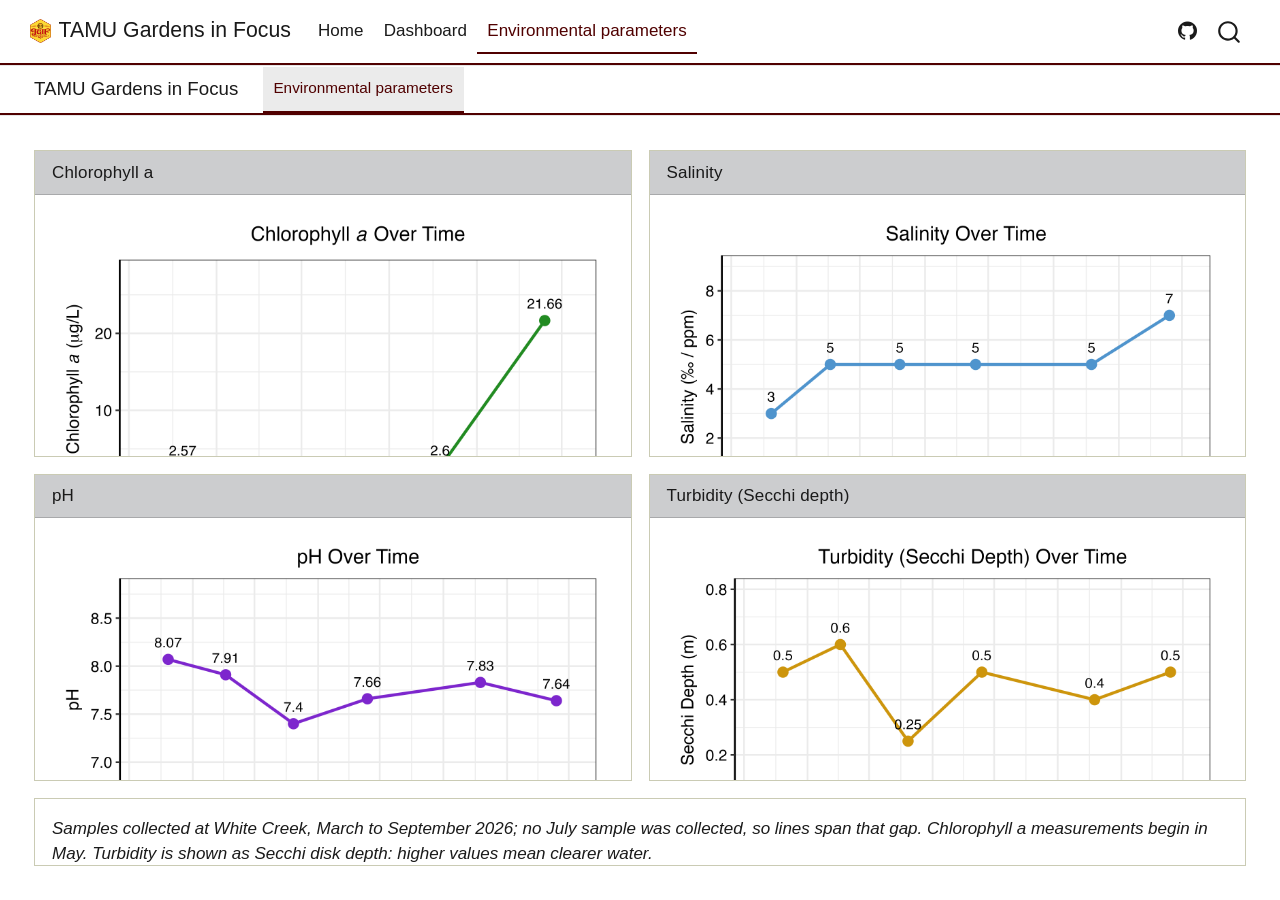
<file: docs/index.html>
<html xmlns="http://www.w3.org/1999/xhtml">    
  <head>      
    <title>Redirect to environmental-parameters.html</title>      
    <meta http-equiv="refresh" content="0;URL='environmental-parameters.html'" />    
  </head>    
  <body> 
  </body>  
</html>
</file>
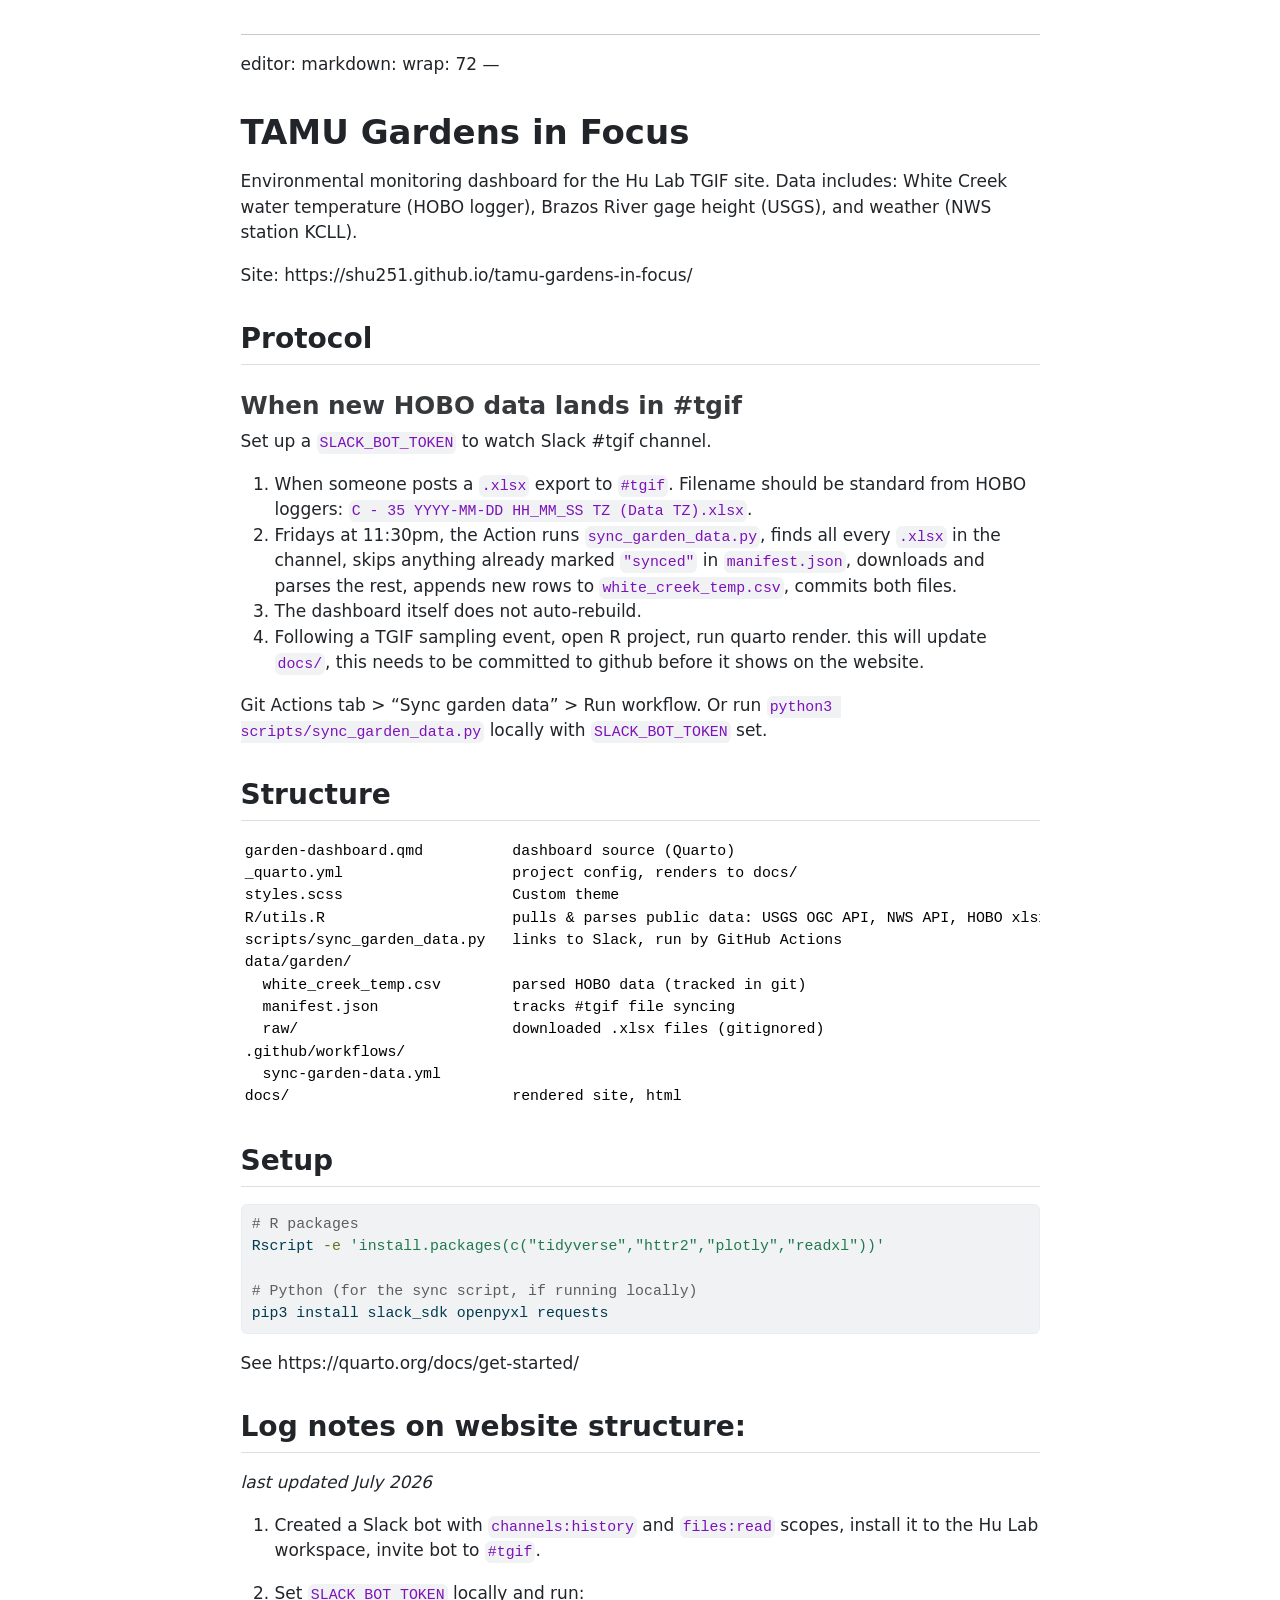
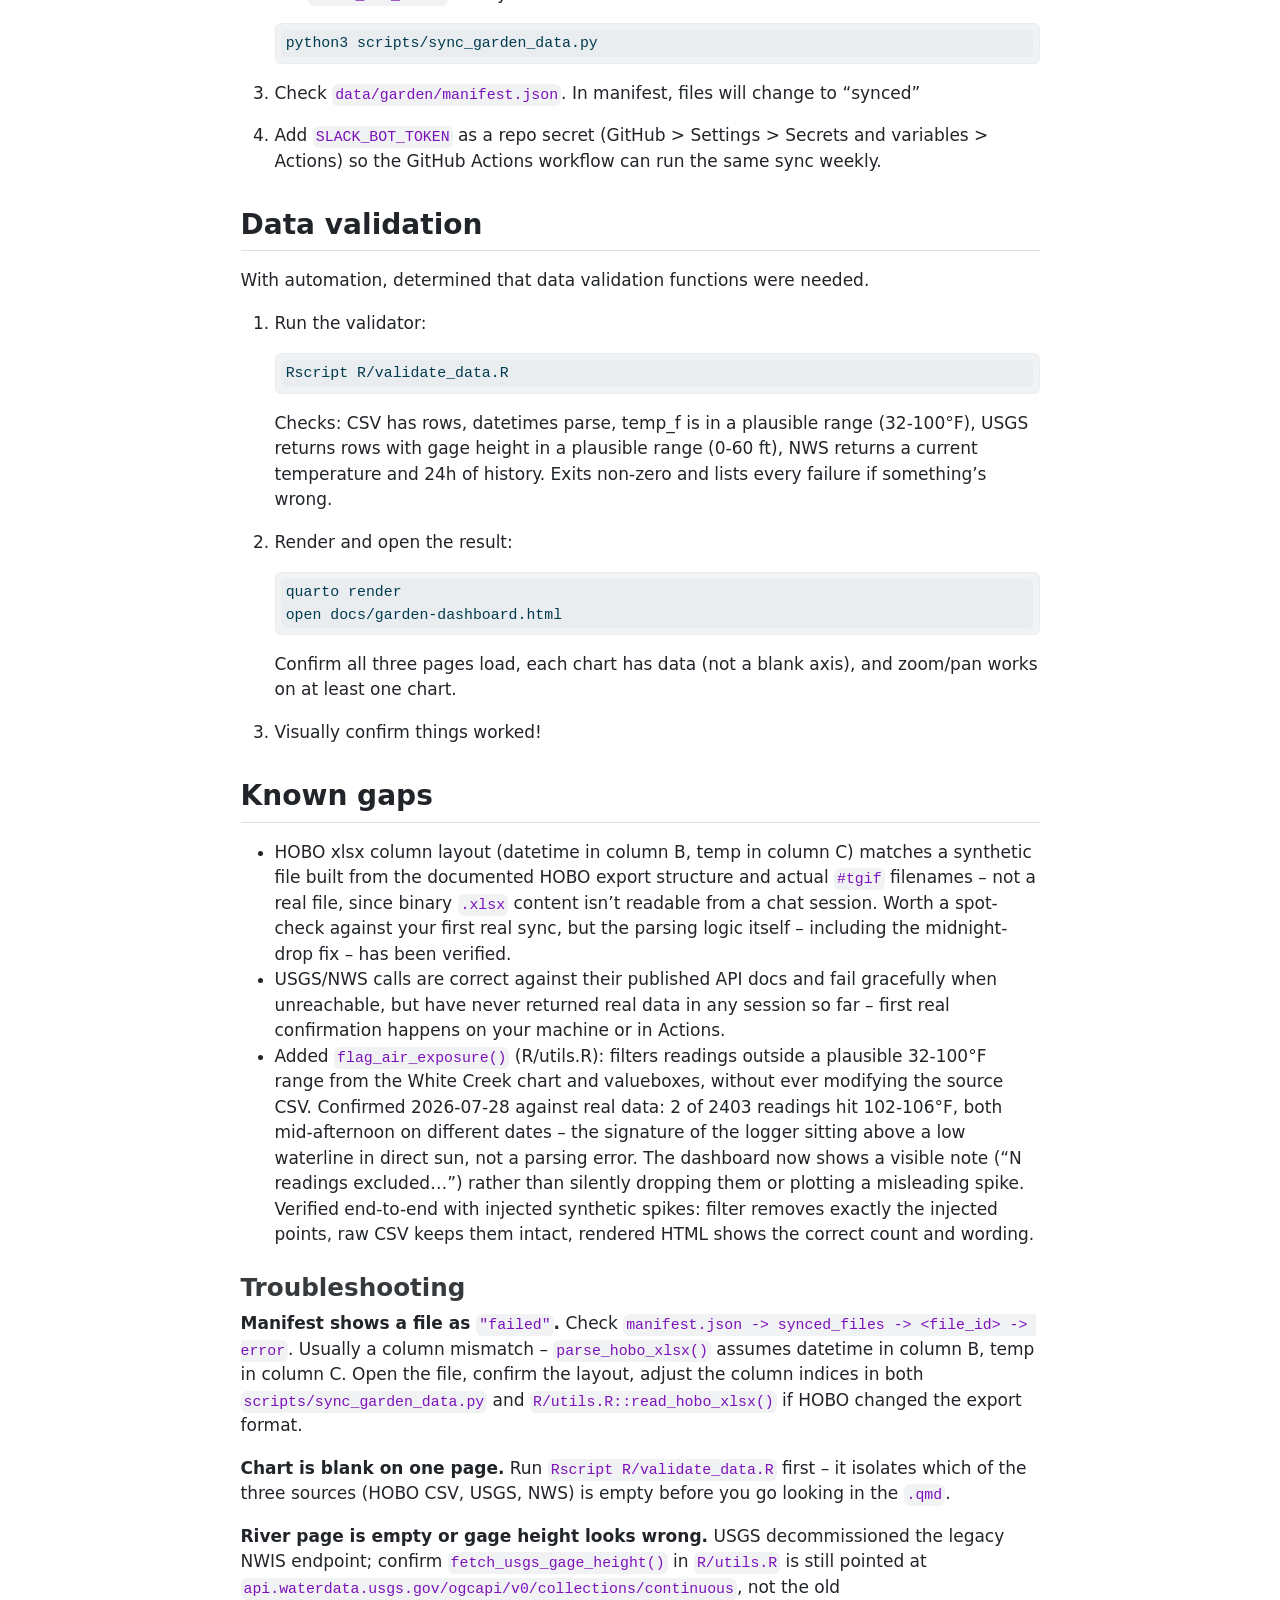
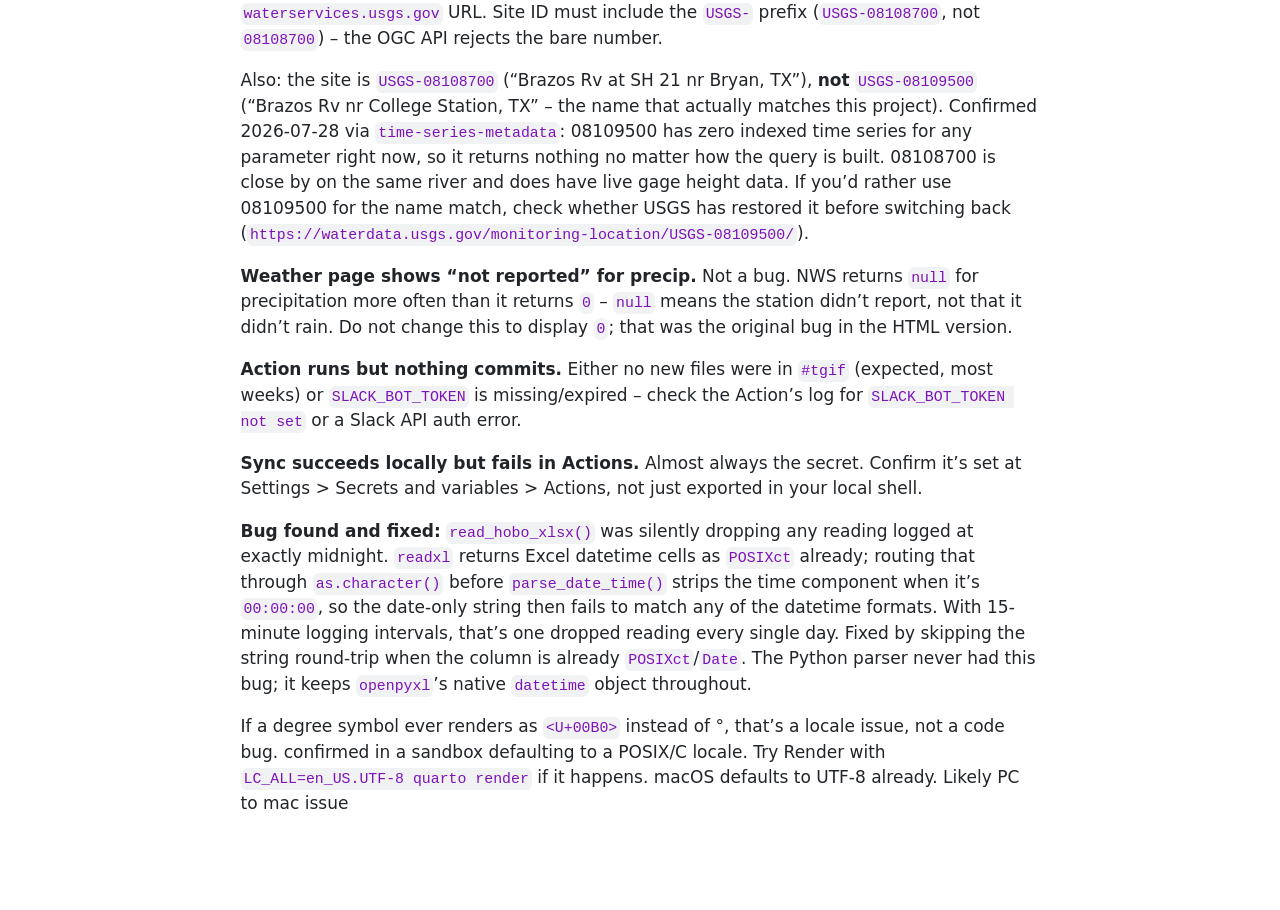
<file: README.html>
<!DOCTYPE html>
<html xmlns="http://www.w3.org/1999/xhtml" lang="en" xml:lang="en"><head>

<meta charset="utf-8">
<meta name="generator" content="quarto-1.8.26">

<meta name="viewport" content="width=device-width, initial-scale=1.0, user-scalable=yes">


<title>readme</title>
<style>
code{white-space: pre-wrap;}
span.smallcaps{font-variant: small-caps;}
div.columns{display: flex; gap: min(4vw, 1.5em);}
div.column{flex: auto; overflow-x: auto;}
div.hanging-indent{margin-left: 1.5em; text-indent: -1.5em;}
ul.task-list{list-style: none;}
ul.task-list li input[type="checkbox"] {
  width: 0.8em;
  margin: 0 0.8em 0.2em -1em; /* quarto-specific, see https://github.com/quarto-dev/quarto-cli/issues/4556 */ 
  vertical-align: middle;
}
/* CSS for syntax highlighting */
html { -webkit-text-size-adjust: 100%; }
pre > code.sourceCode { white-space: pre; position: relative; }
pre > code.sourceCode > span { display: inline-block; line-height: 1.25; }
pre > code.sourceCode > span:empty { height: 1.2em; }
.sourceCode { overflow: visible; }
code.sourceCode > span { color: inherit; text-decoration: inherit; }
div.sourceCode { margin: 1em 0; }
pre.sourceCode { margin: 0; }
@media screen {
div.sourceCode { overflow: auto; }
}
@media print {
pre > code.sourceCode { white-space: pre-wrap; }
pre > code.sourceCode > span { text-indent: -5em; padding-left: 5em; }
}
pre.numberSource code
  { counter-reset: source-line 0; }
pre.numberSource code > span
  { position: relative; left: -4em; counter-increment: source-line; }
pre.numberSource code > span > a:first-child::before
  { content: counter(source-line);
    position: relative; left: -1em; text-align: right; vertical-align: baseline;
    border: none; display: inline-block;
    -webkit-touch-callout: none; -webkit-user-select: none;
    -khtml-user-select: none; -moz-user-select: none;
    -ms-user-select: none; user-select: none;
    padding: 0 4px; width: 4em;
  }
pre.numberSource { margin-left: 3em;  padding-left: 4px; }
div.sourceCode
  {   }
@media screen {
pre > code.sourceCode > span > a:first-child::before { text-decoration: underline; }
}
</style>


<script src="README_files/libs/clipboard/clipboard.min.js"></script>
<script src="README_files/libs/quarto-html/quarto.js" type="module"></script>
<script src="README_files/libs/quarto-html/tabsets/tabsets.js" type="module"></script>
<script src="README_files/libs/quarto-html/axe/axe-check.js" type="module"></script>
<script src="README_files/libs/quarto-html/popper.min.js"></script>
<script src="README_files/libs/quarto-html/tippy.umd.min.js"></script>
<script src="README_files/libs/quarto-html/anchor.min.js"></script>
<link href="README_files/libs/quarto-html/tippy.css" rel="stylesheet">
<link href="README_files/libs/quarto-html/quarto-syntax-highlighting-587c61ba64f3a5504c4d52d930310e48.css" rel="stylesheet" id="quarto-text-highlighting-styles">
<script src="README_files/libs/bootstrap/bootstrap.min.js"></script>
<link href="README_files/libs/bootstrap/bootstrap-icons.css" rel="stylesheet">
<link href="README_files/libs/bootstrap/bootstrap-d6a003b94517c951b2d65075d42fb01b.min.css" rel="stylesheet" append-hash="true" id="quarto-bootstrap" data-mode="light">


</head>

<body class="fullcontent quarto-light">

<div id="quarto-content" class="page-columns page-rows-contents page-layout-article">

<main class="content" id="quarto-document-content">




<hr>
<p>editor: markdown: wrap: 72 —</p>
<section id="tamu-gardens-in-focus" class="level1">
<h1>TAMU Gardens in Focus</h1>
<p>Environmental monitoring dashboard for the Hu Lab TGIF site. Data includes: White Creek water temperature (HOBO logger), Brazos River gage height (USGS), and weather (NWS station KCLL).</p>
<p>Site: https://shu251.github.io/tamu-gardens-in-focus/</p>
<section id="protocol" class="level2">
<h2 class="anchored" data-anchor-id="protocol">Protocol</h2>
<section id="when-new-hobo-data-lands-in-tgif" class="level3">
<h3 class="anchored" data-anchor-id="when-new-hobo-data-lands-in-tgif">When new HOBO data lands in #tgif</h3>
<p>Set up a <code>SLACK_BOT_TOKEN</code> to watch Slack #tgif channel.</p>
<ol type="1">
<li>When someone posts a <code>.xlsx</code> export to <code>#tgif</code>. Filename should be standard from HOBO loggers: <code>C - 35 YYYY-MM-DD HH_MM_SS TZ (Data TZ).xlsx</code>.</li>
<li>Fridays at 11:30pm, the Action runs <code>sync_garden_data.py</code>, finds all every <code>.xlsx</code> in the channel, skips anything already marked <code>"synced"</code> in <code>manifest.json</code>, downloads and parses the rest, appends new rows to <code>white_creek_temp.csv</code>, commits both files.</li>
<li>The dashboard itself does not auto-rebuild.</li>
<li>Following a TGIF sampling event, open R project, run quarto render. this will update <code>docs/</code>, this needs to be committed to github before it shows on the website.</li>
</ol>
<p>Git Actions tab &gt; “Sync garden data” &gt; Run workflow. Or run <code>python3 scripts/sync_garden_data.py</code> locally with <code>SLACK_BOT_TOKEN</code> set.</p>
</section>
</section>
<section id="structure" class="level2">
<h2 class="anchored" data-anchor-id="structure">Structure</h2>
<pre><code>garden-dashboard.qmd          dashboard source (Quarto)
_quarto.yml                   project config, renders to docs/
styles.scss                   Custom theme
R/utils.R                     pulls &amp; parses public data: USGS OGC API, NWS API, HOBO xlsx parsing
scripts/sync_garden_data.py   links to Slack, run by GitHub Actions
data/garden/
  white_creek_temp.csv        parsed HOBO data (tracked in git)
  manifest.json               tracks #tgif file syncing
  raw/                        downloaded .xlsx files (gitignored)
.github/workflows/
  sync-garden-data.yml        
docs/                         rendered site, html</code></pre>
</section>
<section id="setup" class="level2">
<h2 class="anchored" data-anchor-id="setup">Setup</h2>
<div class="code-copy-outer-scaffold"><div class="sourceCode" id="cb2"><pre class="sourceCode bash code-with-copy"><code class="sourceCode bash"><span id="cb2-1"><a href="#cb2-1" aria-hidden="true" tabindex="-1"></a><span class="co"># R packages</span></span>
<span id="cb2-2"><a href="#cb2-2" aria-hidden="true" tabindex="-1"></a><span class="ex">Rscript</span> <span class="at">-e</span> <span class="st">'install.packages(c("tidyverse","httr2","plotly","readxl"))'</span></span>
<span id="cb2-3"><a href="#cb2-3" aria-hidden="true" tabindex="-1"></a></span>
<span id="cb2-4"><a href="#cb2-4" aria-hidden="true" tabindex="-1"></a><span class="co"># Python (for the sync script, if running locally)</span></span>
<span id="cb2-5"><a href="#cb2-5" aria-hidden="true" tabindex="-1"></a><span class="ex">pip3</span> install slack_sdk openpyxl requests</span></code></pre></div><button title="Copy to Clipboard" class="code-copy-button"><i class="bi"></i></button></div>
<p>See https://quarto.org/docs/get-started/</p>
</section>
<section id="log-notes-on-website-structure" class="level2">
<h2 class="anchored" data-anchor-id="log-notes-on-website-structure">Log notes on website structure:</h2>
<p><em>last updated July 2026</em></p>
<ol type="1">
<li><p>Created a Slack bot with <code>channels:history</code> and <code>files:read</code> scopes, install it to the Hu Lab workspace, invite bot to <code>#tgif</code>.</p></li>
<li><p>Set <code>SLACK_BOT_TOKEN</code> locally and run:</p>
<div class="code-copy-outer-scaffold"><div class="sourceCode" id="cb3"><pre class="sourceCode bash code-with-copy"><code class="sourceCode bash"><span id="cb3-1"><a href="#cb3-1" aria-hidden="true" tabindex="-1"></a><span class="ex">python3</span> scripts/sync_garden_data.py</span></code></pre></div><button title="Copy to Clipboard" class="code-copy-button"><i class="bi"></i></button></div></li>
<li><p>Check <code>data/garden/manifest.json</code>. In manifest, files will change to “synced”</p></li>
<li><p>Add <code>SLACK_BOT_TOKEN</code> as a repo secret (GitHub &gt; Settings &gt; Secrets and variables &gt; Actions) so the GitHub Actions workflow can run the same sync weekly.</p></li>
</ol>
</section>
<section id="data-validation" class="level2">
<h2 class="anchored" data-anchor-id="data-validation">Data validation</h2>
<p>With automation, determined that data validation functions were needed.</p>
<ol type="1">
<li><p>Run the validator:</p>
<div class="code-copy-outer-scaffold"><div class="sourceCode" id="cb4"><pre class="sourceCode bash code-with-copy"><code class="sourceCode bash"><span id="cb4-1"><a href="#cb4-1" aria-hidden="true" tabindex="-1"></a><span class="ex">Rscript</span> R/validate_data.R</span></code></pre></div><button title="Copy to Clipboard" class="code-copy-button"><i class="bi"></i></button></div>
<p>Checks: CSV has rows, datetimes parse, temp_f is in a plausible range (32-100°F), USGS returns rows with gage height in a plausible range (0-60 ft), NWS returns a current temperature and 24h of history. Exits non-zero and lists every failure if something’s wrong.</p></li>
<li><p>Render and open the result:</p>
<div class="code-copy-outer-scaffold"><div class="sourceCode" id="cb5"><pre class="sourceCode bash code-with-copy"><code class="sourceCode bash"><span id="cb5-1"><a href="#cb5-1" aria-hidden="true" tabindex="-1"></a><span class="ex">quarto</span> render</span>
<span id="cb5-2"><a href="#cb5-2" aria-hidden="true" tabindex="-1"></a><span class="ex">open</span> docs/garden-dashboard.html</span></code></pre></div><button title="Copy to Clipboard" class="code-copy-button"><i class="bi"></i></button></div>
<p>Confirm all three pages load, each chart has data (not a blank axis), and zoom/pan works on at least one chart.</p></li>
<li><p>Visually confirm things worked!</p></li>
</ol>
</section>
<section id="known-gaps" class="level2">
<h2 class="anchored" data-anchor-id="known-gaps">Known gaps</h2>
<ul>
<li>HOBO xlsx column layout (datetime in column B, temp in column C) matches a synthetic file built from the documented HOBO export structure and actual <code>#tgif</code> filenames – not a real file, since binary <code>.xlsx</code> content isn’t readable from a chat session. Worth a spot-check against your first real sync, but the parsing logic itself – including the midnight-drop fix – has been verified.</li>
<li>USGS/NWS calls are correct against their published API docs and fail gracefully when unreachable, but have never returned real data in any session so far – first real confirmation happens on your machine or in Actions.</li>
<li>Added <code>flag_air_exposure()</code> (R/utils.R): filters readings outside a plausible 32-100°F range from the White Creek chart and valueboxes, without ever modifying the source CSV. Confirmed 2026-07-28 against real data: 2 of 2403 readings hit 102-106°F, both mid-afternoon on different dates – the signature of the logger sitting above a low waterline in direct sun, not a parsing error. The dashboard now shows a visible note (“N readings excluded…”) rather than silently dropping them or plotting a misleading spike. Verified end-to-end with injected synthetic spikes: filter removes exactly the injected points, raw CSV keeps them intact, rendered HTML shows the correct count and wording.</li>
</ul>
<section id="troubleshooting" class="level3">
<h3 class="anchored" data-anchor-id="troubleshooting">Troubleshooting</h3>
<p><strong>Manifest shows a file as <code>"failed"</code>.</strong> Check <code>manifest.json -&gt; synced_files -&gt; &lt;file_id&gt; -&gt; error</code>. Usually a column mismatch – <code>parse_hobo_xlsx()</code> assumes datetime in column B, temp in column C. Open the file, confirm the layout, adjust the column indices in both <code>scripts/sync_garden_data.py</code> and <code>R/utils.R::read_hobo_xlsx()</code> if HOBO changed the export format.</p>
<p><strong>Chart is blank on one page.</strong> Run <code>Rscript R/validate_data.R</code> first – it isolates which of the three sources (HOBO CSV, USGS, NWS) is empty before you go looking in the <code>.qmd</code>.</p>
<p><strong>River page is empty or gage height looks wrong.</strong> USGS decommissioned the legacy NWIS endpoint; confirm <code>fetch_usgs_gage_height()</code> in <code>R/utils.R</code> is still pointed at <code>api.waterdata.usgs.gov/ogcapi/v0/collections/continuous</code>, not the old <code>waterservices.usgs.gov</code> URL. Site ID must include the <code>USGS-</code> prefix (<code>USGS-08108700</code>, not <code>08108700</code>) – the OGC API rejects the bare number.</p>
<p>Also: the site is <code>USGS-08108700</code> (“Brazos Rv at SH 21 nr Bryan, TX”), <strong>not</strong> <code>USGS-08109500</code> (“Brazos Rv nr College Station, TX” – the name that actually matches this project). Confirmed 2026-07-28 via <code>time-series-metadata</code>: 08109500 has zero indexed time series for any parameter right now, so it returns nothing no matter how the query is built. 08108700 is close by on the same river and does have live gage height data. If you’d rather use 08109500 for the name match, check whether USGS has restored it before switching back (<code>https://waterdata.usgs.gov/monitoring-location/USGS-08109500/</code>).</p>
<p><strong>Weather page shows “not reported” for precip.</strong> Not a bug. NWS returns <code>null</code> for precipitation more often than it returns <code>0</code> – <code>null</code> means the station didn’t report, not that it didn’t rain. Do not change this to display <code>0</code>; that was the original bug in the HTML version.</p>
<p><strong>Action runs but nothing commits.</strong> Either no new files were in <code>#tgif</code> (expected, most weeks) or <code>SLACK_BOT_TOKEN</code> is missing/expired – check the Action’s log for <code>SLACK_BOT_TOKEN not set</code> or a Slack API auth error.</p>
<p><strong>Sync succeeds locally but fails in Actions.</strong> Almost always the secret. Confirm it’s set at Settings &gt; Secrets and variables &gt; Actions, not just exported in your local shell.</p>
<p><strong>Bug found and fixed:</strong> <code>read_hobo_xlsx()</code> was silently dropping any reading logged at exactly midnight. <code>readxl</code> returns Excel datetime cells as <code>POSIXct</code> already; routing that through <code>as.character()</code> before <code>parse_date_time()</code> strips the time component when it’s <code>00:00:00</code>, so the date-only string then fails to match any of the datetime formats. With 15-minute logging intervals, that’s one dropped reading every single day. Fixed by skipping the string round-trip when the column is already <code>POSIXct</code>/<code>Date</code>. The Python parser never had this bug; it keeps <code>openpyxl</code>’s native <code>datetime</code> object throughout.</p>
<p>If a degree symbol ever renders as <code>&lt;U+00B0&gt;</code> instead of °, that’s a locale issue, not a code bug. confirmed in a sandbox defaulting to a POSIX/C locale. Try Render with <code>LC_ALL=en_US.UTF-8 quarto render</code> if it happens. macOS defaults to UTF-8 already. Likely PC to mac issue</p>
</section>
</section>
</section>

</main>
<!-- /main column -->
<script id="quarto-html-after-body" type="application/javascript">
  window.document.addEventListener("DOMContentLoaded", function (event) {
    const icon = "";
    const anchorJS = new window.AnchorJS();
    anchorJS.options = {
      placement: 'right',
      icon: icon
    };
    anchorJS.add('.anchored');
    const isCodeAnnotation = (el) => {
      for (const clz of el.classList) {
        if (clz.startsWith('code-annotation-')) {                     
          return true;
        }
      }
      return false;
    }
    const onCopySuccess = function(e) {
      // button target
      const button = e.trigger;
      // don't keep focus
      button.blur();
      // flash "checked"
      button.classList.add('code-copy-button-checked');
      var currentTitle = button.getAttribute("title");
      button.setAttribute("title", "Copied!");
      let tooltip;
      if (window.bootstrap) {
        button.setAttribute("data-bs-toggle", "tooltip");
        button.setAttribute("data-bs-placement", "left");
        button.setAttribute("data-bs-title", "Copied!");
        tooltip = new bootstrap.Tooltip(button, 
          { trigger: "manual", 
            customClass: "code-copy-button-tooltip",
            offset: [0, -8]});
        tooltip.show();    
      }
      setTimeout(function() {
        if (tooltip) {
          tooltip.hide();
          button.removeAttribute("data-bs-title");
          button.removeAttribute("data-bs-toggle");
          button.removeAttribute("data-bs-placement");
        }
        button.setAttribute("title", currentTitle);
        button.classList.remove('code-copy-button-checked');
      }, 1000);
      // clear code selection
      e.clearSelection();
    }
    const getTextToCopy = function(trigger) {
      const outerScaffold = trigger.parentElement.cloneNode(true);
      const codeEl = outerScaffold.querySelector('code');
      for (const childEl of codeEl.children) {
        if (isCodeAnnotation(childEl)) {
          childEl.remove();
        }
      }
      return codeEl.innerText;
    }
    const clipboard = new window.ClipboardJS('.code-copy-button:not([data-in-quarto-modal])', {
      text: getTextToCopy
    });
    clipboard.on('success', onCopySuccess);
    if (window.document.getElementById('quarto-embedded-source-code-modal')) {
      const clipboardModal = new window.ClipboardJS('.code-copy-button[data-in-quarto-modal]', {
        text: getTextToCopy,
        container: window.document.getElementById('quarto-embedded-source-code-modal')
      });
      clipboardModal.on('success', onCopySuccess);
    }
      var localhostRegex = new RegExp(/^(?:http|https):\/\/localhost\:?[0-9]*\//);
      var mailtoRegex = new RegExp(/^mailto:/);
        var filterRegex = new RegExp('/' + window.location.host + '/');
      var isInternal = (href) => {
          return filterRegex.test(href) || localhostRegex.test(href) || mailtoRegex.test(href);
      }
      // Inspect non-navigation links and adorn them if external
     var links = window.document.querySelectorAll('a[href]:not(.nav-link):not(.navbar-brand):not(.toc-action):not(.sidebar-link):not(.sidebar-item-toggle):not(.pagination-link):not(.no-external):not([aria-hidden]):not(.dropdown-item):not(.quarto-navigation-tool):not(.about-link)');
      for (var i=0; i<links.length; i++) {
        const link = links[i];
        if (!isInternal(link.href)) {
          // undo the damage that might have been done by quarto-nav.js in the case of
          // links that we want to consider external
          if (link.dataset.originalHref !== undefined) {
            link.href = link.dataset.originalHref;
          }
        }
      }
    function tippyHover(el, contentFn, onTriggerFn, onUntriggerFn) {
      const config = {
        allowHTML: true,
        maxWidth: 500,
        delay: 100,
        arrow: false,
        appendTo: function(el) {
            return el.parentElement;
        },
        interactive: true,
        interactiveBorder: 10,
        theme: 'quarto',
        placement: 'bottom-start',
      };
      if (contentFn) {
        config.content = contentFn;
      }
      if (onTriggerFn) {
        config.onTrigger = onTriggerFn;
      }
      if (onUntriggerFn) {
        config.onUntrigger = onUntriggerFn;
      }
      window.tippy(el, config); 
    }
    const noterefs = window.document.querySelectorAll('a[role="doc-noteref"]');
    for (var i=0; i<noterefs.length; i++) {
      const ref = noterefs[i];
      tippyHover(ref, function() {
        // use id or data attribute instead here
        let href = ref.getAttribute('data-footnote-href') || ref.getAttribute('href');
        try { href = new URL(href).hash; } catch {}
        const id = href.replace(/^#\/?/, "");
        const note = window.document.getElementById(id);
        if (note) {
          return note.innerHTML;
        } else {
          return "";
        }
      });
    }
    const xrefs = window.document.querySelectorAll('a.quarto-xref');
    const processXRef = (id, note) => {
      // Strip column container classes
      const stripColumnClz = (el) => {
        el.classList.remove("page-full", "page-columns");
        if (el.children) {
          for (const child of el.children) {
            stripColumnClz(child);
          }
        }
      }
      stripColumnClz(note)
      if (id === null || id.startsWith('sec-')) {
        // Special case sections, only their first couple elements
        const container = document.createElement("div");
        if (note.children && note.children.length > 2) {
          container.appendChild(note.children[0].cloneNode(true));
          for (let i = 1; i < note.children.length; i++) {
            const child = note.children[i];
            if (child.tagName === "P" && child.innerText === "") {
              continue;
            } else {
              container.appendChild(child.cloneNode(true));
              break;
            }
          }
          if (window.Quarto?.typesetMath) {
            window.Quarto.typesetMath(container);
          }
          return container.innerHTML
        } else {
          if (window.Quarto?.typesetMath) {
            window.Quarto.typesetMath(note);
          }
          return note.innerHTML;
        }
      } else {
        // Remove any anchor links if they are present
        const anchorLink = note.querySelector('a.anchorjs-link');
        if (anchorLink) {
          anchorLink.remove();
        }
        if (window.Quarto?.typesetMath) {
          window.Quarto.typesetMath(note);
        }
        if (note.classList.contains("callout")) {
          return note.outerHTML;
        } else {
          return note.innerHTML;
        }
      }
    }
    for (var i=0; i<xrefs.length; i++) {
      const xref = xrefs[i];
      tippyHover(xref, undefined, function(instance) {
        instance.disable();
        let url = xref.getAttribute('href');
        let hash = undefined; 
        if (url.startsWith('#')) {
          hash = url;
        } else {
          try { hash = new URL(url).hash; } catch {}
        }
        if (hash) {
          const id = hash.replace(/^#\/?/, "");
          const note = window.document.getElementById(id);
          if (note !== null) {
            try {
              const html = processXRef(id, note.cloneNode(true));
              instance.setContent(html);
            } finally {
              instance.enable();
              instance.show();
            }
          } else {
            // See if we can fetch this
            fetch(url.split('#')[0])
            .then(res => res.text())
            .then(html => {
              const parser = new DOMParser();
              const htmlDoc = parser.parseFromString(html, "text/html");
              const note = htmlDoc.getElementById(id);
              if (note !== null) {
                const html = processXRef(id, note);
                instance.setContent(html);
              } 
            }).finally(() => {
              instance.enable();
              instance.show();
            });
          }
        } else {
          // See if we can fetch a full url (with no hash to target)
          // This is a special case and we should probably do some content thinning / targeting
          fetch(url)
          .then(res => res.text())
          .then(html => {
            const parser = new DOMParser();
            const htmlDoc = parser.parseFromString(html, "text/html");
            const note = htmlDoc.querySelector('main.content');
            if (note !== null) {
              // This should only happen for chapter cross references
              // (since there is no id in the URL)
              // remove the first header
              if (note.children.length > 0 && note.children[0].tagName === "HEADER") {
                note.children[0].remove();
              }
              const html = processXRef(null, note);
              instance.setContent(html);
            } 
          }).finally(() => {
            instance.enable();
            instance.show();
          });
        }
      }, function(instance) {
      });
    }
        let selectedAnnoteEl;
        const selectorForAnnotation = ( cell, annotation) => {
          let cellAttr = 'data-code-cell="' + cell + '"';
          let lineAttr = 'data-code-annotation="' +  annotation + '"';
          const selector = 'span[' + cellAttr + '][' + lineAttr + ']';
          return selector;
        }
        const selectCodeLines = (annoteEl) => {
          const doc = window.document;
          const targetCell = annoteEl.getAttribute("data-target-cell");
          const targetAnnotation = annoteEl.getAttribute("data-target-annotation");
          const annoteSpan = window.document.querySelector(selectorForAnnotation(targetCell, targetAnnotation));
          const lines = annoteSpan.getAttribute("data-code-lines").split(",");
          const lineIds = lines.map((line) => {
            return targetCell + "-" + line;
          })
          let top = null;
          let height = null;
          let parent = null;
          if (lineIds.length > 0) {
              //compute the position of the single el (top and bottom and make a div)
              const el = window.document.getElementById(lineIds[0]);
              top = el.offsetTop;
              height = el.offsetHeight;
              parent = el.parentElement.parentElement;
            if (lineIds.length > 1) {
              const lastEl = window.document.getElementById(lineIds[lineIds.length - 1]);
              const bottom = lastEl.offsetTop + lastEl.offsetHeight;
              height = bottom - top;
            }
            if (top !== null && height !== null && parent !== null) {
              // cook up a div (if necessary) and position it 
              let div = window.document.getElementById("code-annotation-line-highlight");
              if (div === null) {
                div = window.document.createElement("div");
                div.setAttribute("id", "code-annotation-line-highlight");
                div.style.position = 'absolute';
                parent.appendChild(div);
              }
              div.style.top = top - 2 + "px";
              div.style.height = height + 4 + "px";
              div.style.left = 0;
              let gutterDiv = window.document.getElementById("code-annotation-line-highlight-gutter");
              if (gutterDiv === null) {
                gutterDiv = window.document.createElement("div");
                gutterDiv.setAttribute("id", "code-annotation-line-highlight-gutter");
                gutterDiv.style.position = 'absolute';
                const codeCell = window.document.getElementById(targetCell);
                const gutter = codeCell.querySelector('.code-annotation-gutter');
                gutter.appendChild(gutterDiv);
              }
              gutterDiv.style.top = top - 2 + "px";
              gutterDiv.style.height = height + 4 + "px";
            }
            selectedAnnoteEl = annoteEl;
          }
        };
        const unselectCodeLines = () => {
          const elementsIds = ["code-annotation-line-highlight", "code-annotation-line-highlight-gutter"];
          elementsIds.forEach((elId) => {
            const div = window.document.getElementById(elId);
            if (div) {
              div.remove();
            }
          });
          selectedAnnoteEl = undefined;
        };
          // Handle positioning of the toggle
      window.addEventListener(
        "resize",
        throttle(() => {
          elRect = undefined;
          if (selectedAnnoteEl) {
            selectCodeLines(selectedAnnoteEl);
          }
        }, 10)
      );
      function throttle(fn, ms) {
      let throttle = false;
      let timer;
        return (...args) => {
          if(!throttle) { // first call gets through
              fn.apply(this, args);
              throttle = true;
          } else { // all the others get throttled
              if(timer) clearTimeout(timer); // cancel #2
              timer = setTimeout(() => {
                fn.apply(this, args);
                timer = throttle = false;
              }, ms);
          }
        };
      }
        // Attach click handler to the DT
        const annoteDls = window.document.querySelectorAll('dt[data-target-cell]');
        for (const annoteDlNode of annoteDls) {
          annoteDlNode.addEventListener('click', (event) => {
            const clickedEl = event.target;
            if (clickedEl !== selectedAnnoteEl) {
              unselectCodeLines();
              const activeEl = window.document.querySelector('dt[data-target-cell].code-annotation-active');
              if (activeEl) {
                activeEl.classList.remove('code-annotation-active');
              }
              selectCodeLines(clickedEl);
              clickedEl.classList.add('code-annotation-active');
            } else {
              // Unselect the line
              unselectCodeLines();
              clickedEl.classList.remove('code-annotation-active');
            }
          });
        }
    const findCites = (el) => {
      const parentEl = el.parentElement;
      if (parentEl) {
        const cites = parentEl.dataset.cites;
        if (cites) {
          return {
            el,
            cites: cites.split(' ')
          };
        } else {
          return findCites(el.parentElement)
        }
      } else {
        return undefined;
      }
    };
    var bibliorefs = window.document.querySelectorAll('a[role="doc-biblioref"]');
    for (var i=0; i<bibliorefs.length; i++) {
      const ref = bibliorefs[i];
      const citeInfo = findCites(ref);
      if (citeInfo) {
        tippyHover(citeInfo.el, function() {
          var popup = window.document.createElement('div');
          citeInfo.cites.forEach(function(cite) {
            var citeDiv = window.document.createElement('div');
            citeDiv.classList.add('hanging-indent');
            citeDiv.classList.add('csl-entry');
            var biblioDiv = window.document.getElementById('ref-' + cite);
            if (biblioDiv) {
              citeDiv.innerHTML = biblioDiv.innerHTML;
            }
            popup.appendChild(citeDiv);
          });
          return popup.innerHTML;
        });
      }
    }
  });
  </script>
</div> <!-- /content -->




</body></html>
</file>
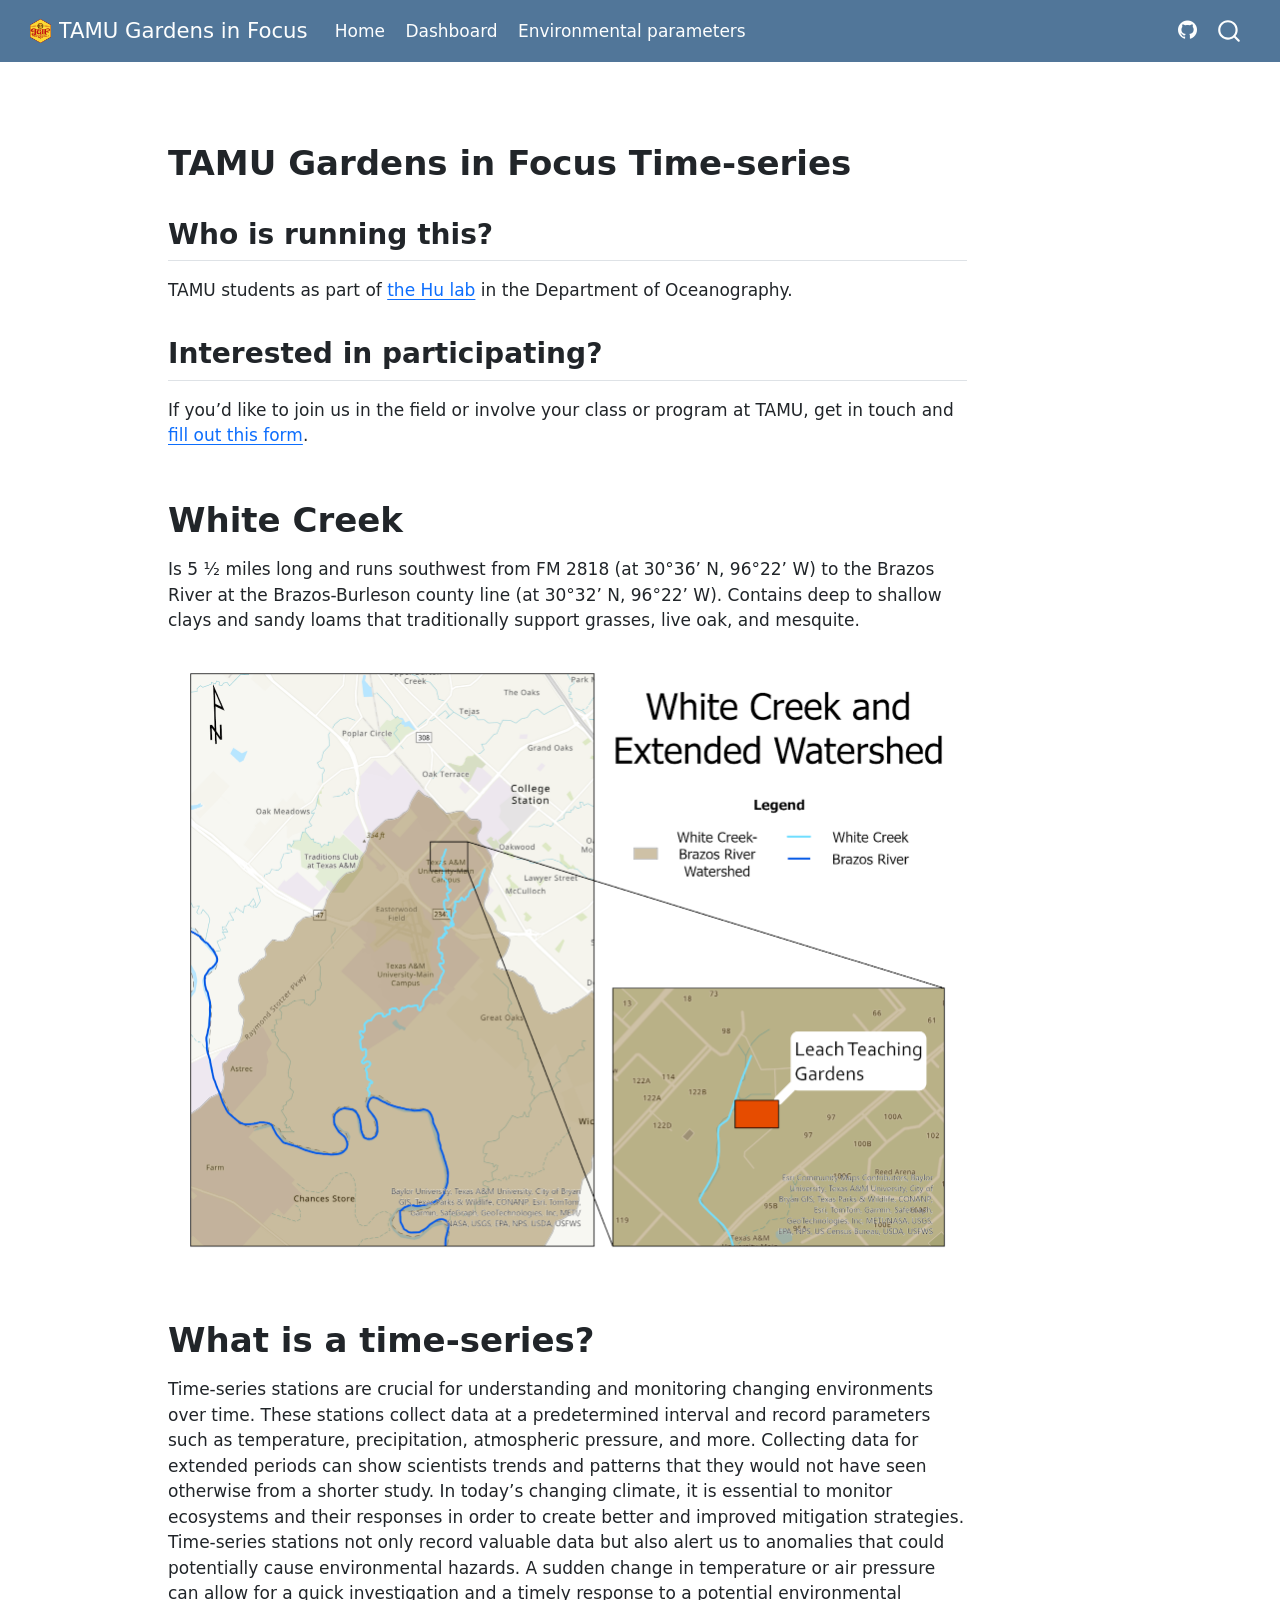
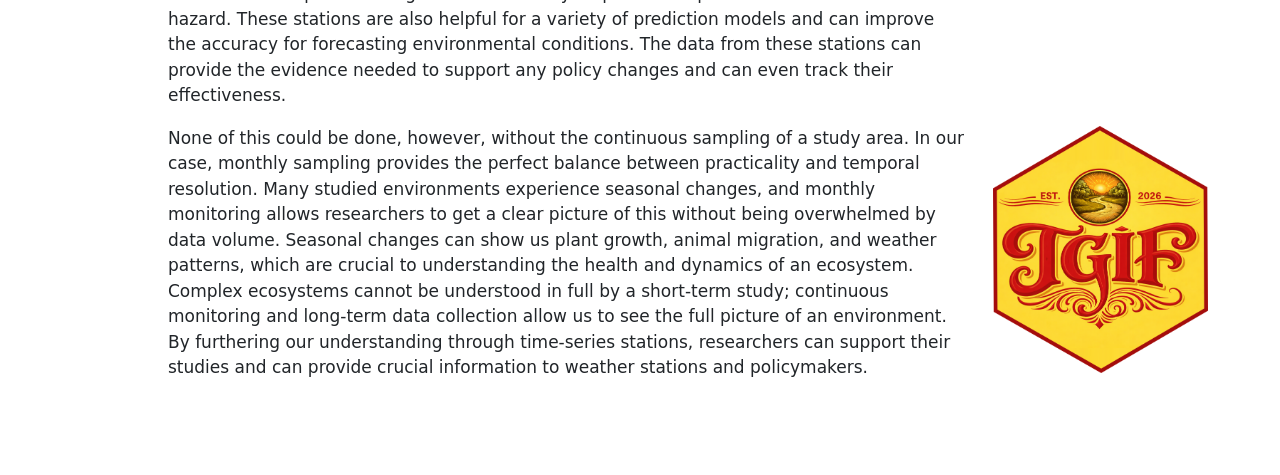
<file: docs/tgif-home.html>
<!DOCTYPE html>
<html xmlns="http://www.w3.org/1999/xhtml" lang="en" xml:lang="en"><head>

<meta charset="utf-8">
<meta name="generator" content="quarto-1.8.26">

<meta name="viewport" content="width=device-width, initial-scale=1.0, user-scalable=yes">


<title>tgif-home – TAMU Gardens in Focus</title>
<style>
code{white-space: pre-wrap;}
span.smallcaps{font-variant: small-caps;}
div.columns{display: flex; gap: min(4vw, 1.5em);}
div.column{flex: auto; overflow-x: auto;}
div.hanging-indent{margin-left: 1.5em; text-indent: -1.5em;}
ul.task-list{list-style: none;}
ul.task-list li input[type="checkbox"] {
  width: 0.8em;
  margin: 0 0.8em 0.2em -1em; /* quarto-specific, see https://github.com/quarto-dev/quarto-cli/issues/4556 */ 
  vertical-align: middle;
}
</style>


<script src="site_libs/quarto-nav/quarto-nav.js"></script>
<script src="site_libs/quarto-nav/headroom.min.js"></script>
<script src="site_libs/clipboard/clipboard.min.js"></script>
<script src="site_libs/quarto-search/autocomplete.umd.js"></script>
<script src="site_libs/quarto-search/fuse.min.js"></script>
<script src="site_libs/quarto-search/quarto-search.js"></script>
<meta name="quarto:offset" content="./">
<script src="site_libs/quarto-html/quarto.js" type="module"></script>
<script src="site_libs/quarto-html/tabsets/tabsets.js" type="module"></script>
<script src="site_libs/quarto-html/axe/axe-check.js" type="module"></script>
<script src="site_libs/quarto-html/popper.min.js"></script>
<script src="site_libs/quarto-html/tippy.umd.min.js"></script>
<script src="site_libs/quarto-html/anchor.min.js"></script>
<link href="site_libs/quarto-html/tippy.css" rel="stylesheet">
<link href="site_libs/quarto-html/quarto-syntax-highlighting-587c61ba64f3a5504c4d52d930310e48.css" rel="stylesheet" id="quarto-text-highlighting-styles">
<script src="site_libs/bootstrap/bootstrap.min.js"></script>
<link href="site_libs/bootstrap/bootstrap-icons.css" rel="stylesheet">
<link href="site_libs/bootstrap/bootstrap-ff63373b1067ca6f91cf1456aa1f00a2.min.css" rel="stylesheet" append-hash="true" id="quarto-bootstrap" data-mode="light">
<script id="quarto-search-options" type="application/json">{
  "location": "navbar",
  "copy-button": false,
  "collapse-after": 3,
  "panel-placement": "end",
  "type": "overlay",
  "limit": 50,
  "keyboard-shortcut": [
    "f",
    "/",
    "s"
  ],
  "show-item-context": false,
  "language": {
    "search-no-results-text": "No results",
    "search-matching-documents-text": "matching documents",
    "search-copy-link-title": "Copy link to search",
    "search-hide-matches-text": "Hide additional matches",
    "search-more-match-text": "more match in this document",
    "search-more-matches-text": "more matches in this document",
    "search-clear-button-title": "Clear",
    "search-text-placeholder": "",
    "search-detached-cancel-button-title": "Cancel",
    "search-submit-button-title": "Submit",
    "search-label": "Search"
  }
}</script>


</head>

<body class="nav-fixed quarto-light">

<div id="quarto-search-results"></div>
  <header id="quarto-header" class="headroom fixed-top">
    <nav class="navbar navbar-expand-lg " data-bs-theme="dark">
      <div class="navbar-container container-fluid">
      <div class="navbar-brand-container mx-auto">
    <a href="./index.html" class="navbar-brand navbar-brand-logo">
    <img src="./images/tgif-hex.png" alt="" class="navbar-logo light-content">
    <img src="./images/tgif-hex.png" alt="" class="navbar-logo dark-content">
    </a>
    <a class="navbar-brand" href="./index.html">
    <span class="navbar-title">TAMU Gardens in Focus</span>
    </a>
  </div>
            <div id="quarto-search" class="" title="Search"></div>
          <button class="navbar-toggler" type="button" data-bs-toggle="collapse" data-bs-target="#navbarCollapse" aria-controls="navbarCollapse" role="menu" aria-expanded="false" aria-label="Toggle navigation" onclick="if (window.quartoToggleHeadroom) { window.quartoToggleHeadroom(); }">
  <span class="navbar-toggler-icon"></span>
</button>
          <div class="collapse navbar-collapse" id="navbarCollapse">
            <ul class="navbar-nav navbar-nav-scroll me-auto">
  <li class="nav-item">
    <a class="nav-link active" href="./tgif-home.html" aria-current="page"> 
<span class="menu-text">Home</span></a>
  </li>  
  <li class="nav-item">
    <a class="nav-link" href="./garden-dashboard.html"> 
<span class="menu-text">Dashboard</span></a>
  </li>  
  <li class="nav-item">
    <a class="nav-link" href="./environmental-parameters.html"> 
<span class="menu-text">Environmental parameters</span></a>
  </li>  
</ul>
            <ul class="navbar-nav navbar-nav-scroll ms-auto">
  <li class="nav-item compact">
    <a class="nav-link" href="https://github.com/shu251/tamu-gardens-timeseries"> <i class="bi bi-github" role="img">
</i> 
<span class="menu-text"></span></a>
  </li>  
</ul>
          </div> <!-- /navcollapse -->
            <div class="quarto-navbar-tools">
</div>
      </div> <!-- /container-fluid -->
    </nav>
</header>
<!-- content -->
<div id="quarto-content" class="quarto-container page-columns page-rows-contents page-layout-article page-navbar">
<!-- sidebar -->
<!-- margin-sidebar -->
    <div id="quarto-margin-sidebar" class="sidebar margin-sidebar zindex-bottom">
        
    </div>
<!-- main -->
<main class="content page-columns page-full" id="quarto-document-content"><header id="title-block-header" class="quarto-title-block"></header>




<section id="tamu-gardens-in-focus-time-series" class="level1">
<h1>TAMU Gardens in Focus Time-series</h1>
<section id="who-is-running-this" class="level2">
<h2 class="anchored" data-anchor-id="who-is-running-this">Who is running this?</h2>
<p>TAMU students as part of <a href="https://shu251.github.io/sarah-hu/">the Hu lab</a> in the Department of Oceanography.</p>
</section>
<section id="interested-in-participating" class="level2">
<h2 class="anchored" data-anchor-id="interested-in-participating">Interested in participating?</h2>
<p>If you’d like to join us in the field or involve your class or program at TAMU, get in touch and <a href="https://docs.google.com/forms/d/e/1FAIpQLSdhs3uDLbaS74n7_FpDvYvDen2J0xAuZ_-GgZKD0z525wP7_g/viewform">fill out this form</a>.</p>
</section>
</section>
<section id="white-creek" class="level1">
<h1>White Creek</h1>
<p>Is 5 ½ miles long and runs southwest from FM 2818 (at 30°36’ N, 96°22’ W) to the Brazos River at the Brazos-Burleson county line (at 30°32’ N, 96°22’ W). Contains deep to shallow clays and sandy loams that traditionally support grasses, live oak, and mesquite.</p>
<p><img src="images/unnamed.png" class="img-fluid" width="1000"></p>
</section>
<section id="what-is-a-time-series" class="level1 page-columns page-full">
<h1>What is a time-series?</h1>
<p>Time-series stations are crucial for understanding and monitoring changing environments over time. These stations collect data at a predetermined interval and record parameters such as temperature, precipitation, atmospheric pressure, and more. Collecting data for extended periods can show scientists trends and patterns that they would not have seen otherwise from a shorter study. In today’s changing climate, it is essential to monitor ecosystems and their responses in order to create better and improved mitigation strategies. Time-series stations not only record valuable data but also alert us to anomalies that could potentially cause environmental hazards. A sudden change in temperature or air pressure can allow for a quick investigation and a timely response to a potential environmental hazard. These stations are also helpful for a variety of prediction models and can improve the accuracy for forecasting environmental conditions. The data from these stations can provide the evidence needed to support any policy changes and can even track their effectiveness.</p>
<p>None of this could be done, however, without the continuous sampling of a study area. In our case, monthly sampling provides the perfect balance between practicality and temporal resolution. Many studied environments experience seasonal changes, and monthly monitoring allows researchers to get a clear picture of this without being overwhelmed by data volume. Seasonal changes can show us plant growth, animal migration, and weather patterns, which are crucial to understanding the health and dynamics of an ecosystem. Complex ecosystems cannot be understood in full by a short-term study; continuous monitoring and long-term data collection allow us to see the full picture of an environment. By furthering our understanding through time-series stations, researchers can support their studies and can provide crucial information to weather stations and policymakers.</p>



<div class="no-row-height column-margin column-container"><div class="">
<p><img src="images/tgif-hex.png" class="img-fluid"></p>
</div></div></section>

</main> <!-- /main -->
<script id="quarto-html-after-body" type="application/javascript">
  window.document.addEventListener("DOMContentLoaded", function (event) {
    const icon = "";
    const anchorJS = new window.AnchorJS();
    anchorJS.options = {
      placement: 'right',
      icon: icon
    };
    anchorJS.add('.anchored');
    const isCodeAnnotation = (el) => {
      for (const clz of el.classList) {
        if (clz.startsWith('code-annotation-')) {                     
          return true;
        }
      }
      return false;
    }
    const onCopySuccess = function(e) {
      // button target
      const button = e.trigger;
      // don't keep focus
      button.blur();
      // flash "checked"
      button.classList.add('code-copy-button-checked');
      var currentTitle = button.getAttribute("title");
      button.setAttribute("title", "Copied!");
      let tooltip;
      if (window.bootstrap) {
        button.setAttribute("data-bs-toggle", "tooltip");
        button.setAttribute("data-bs-placement", "left");
        button.setAttribute("data-bs-title", "Copied!");
        tooltip = new bootstrap.Tooltip(button, 
          { trigger: "manual", 
            customClass: "code-copy-button-tooltip",
            offset: [0, -8]});
        tooltip.show();    
      }
      setTimeout(function() {
        if (tooltip) {
          tooltip.hide();
          button.removeAttribute("data-bs-title");
          button.removeAttribute("data-bs-toggle");
          button.removeAttribute("data-bs-placement");
        }
        button.setAttribute("title", currentTitle);
        button.classList.remove('code-copy-button-checked');
      }, 1000);
      // clear code selection
      e.clearSelection();
    }
    const getTextToCopy = function(trigger) {
      const outerScaffold = trigger.parentElement.cloneNode(true);
      const codeEl = outerScaffold.querySelector('code');
      for (const childEl of codeEl.children) {
        if (isCodeAnnotation(childEl)) {
          childEl.remove();
        }
      }
      return codeEl.innerText;
    }
    const clipboard = new window.ClipboardJS('.code-copy-button:not([data-in-quarto-modal])', {
      text: getTextToCopy
    });
    clipboard.on('success', onCopySuccess);
    if (window.document.getElementById('quarto-embedded-source-code-modal')) {
      const clipboardModal = new window.ClipboardJS('.code-copy-button[data-in-quarto-modal]', {
        text: getTextToCopy,
        container: window.document.getElementById('quarto-embedded-source-code-modal')
      });
      clipboardModal.on('success', onCopySuccess);
    }
      var localhostRegex = new RegExp(/^(?:http|https):\/\/localhost\:?[0-9]*\//);
      var mailtoRegex = new RegExp(/^mailto:/);
        var filterRegex = new RegExp('/' + window.location.host + '/');
      var isInternal = (href) => {
          return filterRegex.test(href) || localhostRegex.test(href) || mailtoRegex.test(href);
      }
      // Inspect non-navigation links and adorn them if external
     var links = window.document.querySelectorAll('a[href]:not(.nav-link):not(.navbar-brand):not(.toc-action):not(.sidebar-link):not(.sidebar-item-toggle):not(.pagination-link):not(.no-external):not([aria-hidden]):not(.dropdown-item):not(.quarto-navigation-tool):not(.about-link)');
      for (var i=0; i<links.length; i++) {
        const link = links[i];
        if (!isInternal(link.href)) {
          // undo the damage that might have been done by quarto-nav.js in the case of
          // links that we want to consider external
          if (link.dataset.originalHref !== undefined) {
            link.href = link.dataset.originalHref;
          }
        }
      }
    function tippyHover(el, contentFn, onTriggerFn, onUntriggerFn) {
      const config = {
        allowHTML: true,
        maxWidth: 500,
        delay: 100,
        arrow: false,
        appendTo: function(el) {
            return el.parentElement;
        },
        interactive: true,
        interactiveBorder: 10,
        theme: 'quarto',
        placement: 'bottom-start',
      };
      if (contentFn) {
        config.content = contentFn;
      }
      if (onTriggerFn) {
        config.onTrigger = onTriggerFn;
      }
      if (onUntriggerFn) {
        config.onUntrigger = onUntriggerFn;
      }
      window.tippy(el, config); 
    }
    const noterefs = window.document.querySelectorAll('a[role="doc-noteref"]');
    for (var i=0; i<noterefs.length; i++) {
      const ref = noterefs[i];
      tippyHover(ref, function() {
        // use id or data attribute instead here
        let href = ref.getAttribute('data-footnote-href') || ref.getAttribute('href');
        try { href = new URL(href).hash; } catch {}
        const id = href.replace(/^#\/?/, "");
        const note = window.document.getElementById(id);
        if (note) {
          return note.innerHTML;
        } else {
          return "";
        }
      });
    }
    const xrefs = window.document.querySelectorAll('a.quarto-xref');
    const processXRef = (id, note) => {
      // Strip column container classes
      const stripColumnClz = (el) => {
        el.classList.remove("page-full", "page-columns");
        if (el.children) {
          for (const child of el.children) {
            stripColumnClz(child);
          }
        }
      }
      stripColumnClz(note)
      if (id === null || id.startsWith('sec-')) {
        // Special case sections, only their first couple elements
        const container = document.createElement("div");
        if (note.children && note.children.length > 2) {
          container.appendChild(note.children[0].cloneNode(true));
          for (let i = 1; i < note.children.length; i++) {
            const child = note.children[i];
            if (child.tagName === "P" && child.innerText === "") {
              continue;
            } else {
              container.appendChild(child.cloneNode(true));
              break;
            }
          }
          if (window.Quarto?.typesetMath) {
            window.Quarto.typesetMath(container);
          }
          return container.innerHTML
        } else {
          if (window.Quarto?.typesetMath) {
            window.Quarto.typesetMath(note);
          }
          return note.innerHTML;
        }
      } else {
        // Remove any anchor links if they are present
        const anchorLink = note.querySelector('a.anchorjs-link');
        if (anchorLink) {
          anchorLink.remove();
        }
        if (window.Quarto?.typesetMath) {
          window.Quarto.typesetMath(note);
        }
        if (note.classList.contains("callout")) {
          return note.outerHTML;
        } else {
          return note.innerHTML;
        }
      }
    }
    for (var i=0; i<xrefs.length; i++) {
      const xref = xrefs[i];
      tippyHover(xref, undefined, function(instance) {
        instance.disable();
        let url = xref.getAttribute('href');
        let hash = undefined; 
        if (url.startsWith('#')) {
          hash = url;
        } else {
          try { hash = new URL(url).hash; } catch {}
        }
        if (hash) {
          const id = hash.replace(/^#\/?/, "");
          const note = window.document.getElementById(id);
          if (note !== null) {
            try {
              const html = processXRef(id, note.cloneNode(true));
              instance.setContent(html);
            } finally {
              instance.enable();
              instance.show();
            }
          } else {
            // See if we can fetch this
            fetch(url.split('#')[0])
            .then(res => res.text())
            .then(html => {
              const parser = new DOMParser();
              const htmlDoc = parser.parseFromString(html, "text/html");
              const note = htmlDoc.getElementById(id);
              if (note !== null) {
                const html = processXRef(id, note);
                instance.setContent(html);
              } 
            }).finally(() => {
              instance.enable();
              instance.show();
            });
          }
        } else {
          // See if we can fetch a full url (with no hash to target)
          // This is a special case and we should probably do some content thinning / targeting
          fetch(url)
          .then(res => res.text())
          .then(html => {
            const parser = new DOMParser();
            const htmlDoc = parser.parseFromString(html, "text/html");
            const note = htmlDoc.querySelector('main.content');
            if (note !== null) {
              // This should only happen for chapter cross references
              // (since there is no id in the URL)
              // remove the first header
              if (note.children.length > 0 && note.children[0].tagName === "HEADER") {
                note.children[0].remove();
              }
              const html = processXRef(null, note);
              instance.setContent(html);
            } 
          }).finally(() => {
            instance.enable();
            instance.show();
          });
        }
      }, function(instance) {
      });
    }
        let selectedAnnoteEl;
        const selectorForAnnotation = ( cell, annotation) => {
          let cellAttr = 'data-code-cell="' + cell + '"';
          let lineAttr = 'data-code-annotation="' +  annotation + '"';
          const selector = 'span[' + cellAttr + '][' + lineAttr + ']';
          return selector;
        }
        const selectCodeLines = (annoteEl) => {
          const doc = window.document;
          const targetCell = annoteEl.getAttribute("data-target-cell");
          const targetAnnotation = annoteEl.getAttribute("data-target-annotation");
          const annoteSpan = window.document.querySelector(selectorForAnnotation(targetCell, targetAnnotation));
          const lines = annoteSpan.getAttribute("data-code-lines").split(",");
          const lineIds = lines.map((line) => {
            return targetCell + "-" + line;
          })
          let top = null;
          let height = null;
          let parent = null;
          if (lineIds.length > 0) {
              //compute the position of the single el (top and bottom and make a div)
              const el = window.document.getElementById(lineIds[0]);
              top = el.offsetTop;
              height = el.offsetHeight;
              parent = el.parentElement.parentElement;
            if (lineIds.length > 1) {
              const lastEl = window.document.getElementById(lineIds[lineIds.length - 1]);
              const bottom = lastEl.offsetTop + lastEl.offsetHeight;
              height = bottom - top;
            }
            if (top !== null && height !== null && parent !== null) {
              // cook up a div (if necessary) and position it 
              let div = window.document.getElementById("code-annotation-line-highlight");
              if (div === null) {
                div = window.document.createElement("div");
                div.setAttribute("id", "code-annotation-line-highlight");
                div.style.position = 'absolute';
                parent.appendChild(div);
              }
              div.style.top = top - 2 + "px";
              div.style.height = height + 4 + "px";
              div.style.left = 0;
              let gutterDiv = window.document.getElementById("code-annotation-line-highlight-gutter");
              if (gutterDiv === null) {
                gutterDiv = window.document.createElement("div");
                gutterDiv.setAttribute("id", "code-annotation-line-highlight-gutter");
                gutterDiv.style.position = 'absolute';
                const codeCell = window.document.getElementById(targetCell);
                const gutter = codeCell.querySelector('.code-annotation-gutter');
                gutter.appendChild(gutterDiv);
              }
              gutterDiv.style.top = top - 2 + "px";
              gutterDiv.style.height = height + 4 + "px";
            }
            selectedAnnoteEl = annoteEl;
          }
        };
        const unselectCodeLines = () => {
          const elementsIds = ["code-annotation-line-highlight", "code-annotation-line-highlight-gutter"];
          elementsIds.forEach((elId) => {
            const div = window.document.getElementById(elId);
            if (div) {
              div.remove();
            }
          });
          selectedAnnoteEl = undefined;
        };
          // Handle positioning of the toggle
      window.addEventListener(
        "resize",
        throttle(() => {
          elRect = undefined;
          if (selectedAnnoteEl) {
            selectCodeLines(selectedAnnoteEl);
          }
        }, 10)
      );
      function throttle(fn, ms) {
      let throttle = false;
      let timer;
        return (...args) => {
          if(!throttle) { // first call gets through
              fn.apply(this, args);
              throttle = true;
          } else { // all the others get throttled
              if(timer) clearTimeout(timer); // cancel #2
              timer = setTimeout(() => {
                fn.apply(this, args);
                timer = throttle = false;
              }, ms);
          }
        };
      }
        // Attach click handler to the DT
        const annoteDls = window.document.querySelectorAll('dt[data-target-cell]');
        for (const annoteDlNode of annoteDls) {
          annoteDlNode.addEventListener('click', (event) => {
            const clickedEl = event.target;
            if (clickedEl !== selectedAnnoteEl) {
              unselectCodeLines();
              const activeEl = window.document.querySelector('dt[data-target-cell].code-annotation-active');
              if (activeEl) {
                activeEl.classList.remove('code-annotation-active');
              }
              selectCodeLines(clickedEl);
              clickedEl.classList.add('code-annotation-active');
            } else {
              // Unselect the line
              unselectCodeLines();
              clickedEl.classList.remove('code-annotation-active');
            }
          });
        }
    const findCites = (el) => {
      const parentEl = el.parentElement;
      if (parentEl) {
        const cites = parentEl.dataset.cites;
        if (cites) {
          return {
            el,
            cites: cites.split(' ')
          };
        } else {
          return findCites(el.parentElement)
        }
      } else {
        return undefined;
      }
    };
    var bibliorefs = window.document.querySelectorAll('a[role="doc-biblioref"]');
    for (var i=0; i<bibliorefs.length; i++) {
      const ref = bibliorefs[i];
      const citeInfo = findCites(ref);
      if (citeInfo) {
        tippyHover(citeInfo.el, function() {
          var popup = window.document.createElement('div');
          citeInfo.cites.forEach(function(cite) {
            var citeDiv = window.document.createElement('div');
            citeDiv.classList.add('hanging-indent');
            citeDiv.classList.add('csl-entry');
            var biblioDiv = window.document.getElementById('ref-' + cite);
            if (biblioDiv) {
              citeDiv.innerHTML = biblioDiv.innerHTML;
            }
            popup.appendChild(citeDiv);
          });
          return popup.innerHTML;
        });
      }
    }
  });
  </script>
</div> <!-- /content -->




</body></html>
</file>
<file: README_files/libs/quarto-html/tippy.css>
.tippy-box[data-animation=fade][data-state=hidden]{opacity:0}[data-tippy-root]{max-width:calc(100vw - 10px)}.tippy-box{position:relative;background-color:#333;color:#fff;border-radius:4px;font-size:14px;line-height:1.4;white-space:normal;outline:0;transition-property:transform,visibility,opacity}.tippy-box[data-placement^=top]>.tippy-arrow{bottom:0}.tippy-box[data-placement^=top]>.tippy-arrow:before{bottom:-7px;left:0;border-width:8px 8px 0;border-top-color:initial;transform-origin:center top}.tippy-box[data-placement^=bottom]>.tippy-arrow{top:0}.tippy-box[data-placement^=bottom]>.tippy-arrow:before{top:-7px;left:0;border-width:0 8px 8px;border-bottom-color:initial;transform-origin:center bottom}.tippy-box[data-placement^=left]>.tippy-arrow{right:0}.tippy-box[data-placement^=left]>.tippy-arrow:before{border-width:8px 0 8px 8px;border-left-color:initial;right:-7px;transform-origin:center left}.tippy-box[data-placement^=right]>.tippy-arrow{left:0}.tippy-box[data-placement^=right]>.tippy-arrow:before{left:-7px;border-width:8px 8px 8px 0;border-right-color:initial;transform-origin:center right}.tippy-box[data-inertia][data-state=visible]{transition-timing-function:cubic-bezier(.54,1.5,.38,1.11)}.tippy-arrow{width:16px;height:16px;color:#333}.tippy-arrow:before{content:"";position:absolute;border-color:transparent;border-style:solid}.tippy-content{position:relative;padding:5px 9px;z-index:1}
</file>
<file: README_files/libs/quarto-html/quarto-syntax-highlighting-587c61ba64f3a5504c4d52d930310e48.css>
/* quarto syntax highlight colors */
:root {
  --quarto-hl-ot-color: #003B4F;
  --quarto-hl-at-color: #657422;
  --quarto-hl-ss-color: #20794D;
  --quarto-hl-an-color: #5E5E5E;
  --quarto-hl-fu-color: #4758AB;
  --quarto-hl-st-color: #20794D;
  --quarto-hl-cf-color: #003B4F;
  --quarto-hl-op-color: #5E5E5E;
  --quarto-hl-er-color: #AD0000;
  --quarto-hl-bn-color: #AD0000;
  --quarto-hl-al-color: #AD0000;
  --quarto-hl-va-color: #111111;
  --quarto-hl-bu-color: inherit;
  --quarto-hl-ex-color: inherit;
  --quarto-hl-pp-color: #AD0000;
  --quarto-hl-in-color: #5E5E5E;
  --quarto-hl-vs-color: #20794D;
  --quarto-hl-wa-color: #5E5E5E;
  --quarto-hl-do-color: #5E5E5E;
  --quarto-hl-im-color: #00769E;
  --quarto-hl-ch-color: #20794D;
  --quarto-hl-dt-color: #AD0000;
  --quarto-hl-fl-color: #AD0000;
  --quarto-hl-co-color: #5E5E5E;
  --quarto-hl-cv-color: #5E5E5E;
  --quarto-hl-cn-color: #8f5902;
  --quarto-hl-sc-color: #5E5E5E;
  --quarto-hl-dv-color: #AD0000;
  --quarto-hl-kw-color: #003B4F;
}

/* other quarto variables */
:root {
  --quarto-font-monospace: SFMono-Regular, Menlo, Monaco, Consolas, "Liberation Mono", "Courier New", monospace;
}

/* syntax highlight based on Pandoc's rules */
pre > code.sourceCode > span {
  color: #003B4F;
}

code.sourceCode > span {
  color: #003B4F;
}

div.sourceCode,
div.sourceCode pre.sourceCode {
  color: #003B4F;
}

/* Normal */
code span {
  color: #003B4F;
}

/* Alert */
code span.al {
  color: #AD0000;
  font-style: inherit;
}

/* Annotation */
code span.an {
  color: #5E5E5E;
  font-style: inherit;
}

/* Attribute */
code span.at {
  color: #657422;
  font-style: inherit;
}

/* BaseN */
code span.bn {
  color: #AD0000;
  font-style: inherit;
}

/* BuiltIn */
code span.bu {
  font-style: inherit;
}

/* ControlFlow */
code span.cf {
  color: #003B4F;
  font-weight: bold;
  font-style: inherit;
}

/* Char */
code span.ch {
  color: #20794D;
  font-style: inherit;
}

/* Constant */
code span.cn {
  color: #8f5902;
  font-style: inherit;
}

/* Comment */
code span.co {
  color: #5E5E5E;
  font-style: inherit;
}

/* CommentVar */
code span.cv {
  color: #5E5E5E;
  font-style: italic;
}

/* Documentation */
code span.do {
  color: #5E5E5E;
  font-style: italic;
}

/* DataType */
code span.dt {
  color: #AD0000;
  font-style: inherit;
}

/* DecVal */
code span.dv {
  color: #AD0000;
  font-style: inherit;
}

/* Error */
code span.er {
  color: #AD0000;
  font-style: inherit;
}

/* Extension */
code span.ex {
  font-style: inherit;
}

/* Float */
code span.fl {
  color: #AD0000;
  font-style: inherit;
}

/* Function */
code span.fu {
  color: #4758AB;
  font-style: inherit;
}

/* Import */
code span.im {
  color: #00769E;
  font-style: inherit;
}

/* Information */
code span.in {
  color: #5E5E5E;
  font-style: inherit;
}

/* Keyword */
code span.kw {
  color: #003B4F;
  font-weight: bold;
  font-style: inherit;
}

/* Operator */
code span.op {
  color: #5E5E5E;
  font-style: inherit;
}

/* Other */
code span.ot {
  color: #003B4F;
  font-style: inherit;
}

/* Preprocessor */
code span.pp {
  color: #AD0000;
  font-style: inherit;
}

/* SpecialChar */
code span.sc {
  color: #5E5E5E;
  font-style: inherit;
}

/* SpecialString */
code span.ss {
  color: #20794D;
  font-style: inherit;
}

/* String */
code span.st {
  color: #20794D;
  font-style: inherit;
}

/* Variable */
code span.va {
  color: #111111;
  font-style: inherit;
}

/* VerbatimString */
code span.vs {
  color: #20794D;
  font-style: inherit;
}

/* Warning */
code span.wa {
  color: #5E5E5E;
  font-style: italic;
}

.prevent-inlining {
  content: "</";
}

/*# sourceMappingURL=2dce1cc6c82594539e1579de68416b47.css.map */
</file>
<file: docs/site_libs/quarto-html/tippy.css>
.tippy-box[data-animation=fade][data-state=hidden]{opacity:0}[data-tippy-root]{max-width:calc(100vw - 10px)}.tippy-box{position:relative;background-color:#333;color:#fff;border-radius:4px;font-size:14px;line-height:1.4;white-space:normal;outline:0;transition-property:transform,visibility,opacity}.tippy-box[data-placement^=top]>.tippy-arrow{bottom:0}.tippy-box[data-placement^=top]>.tippy-arrow:before{bottom:-7px;left:0;border-width:8px 8px 0;border-top-color:initial;transform-origin:center top}.tippy-box[data-placement^=bottom]>.tippy-arrow{top:0}.tippy-box[data-placement^=bottom]>.tippy-arrow:before{top:-7px;left:0;border-width:0 8px 8px;border-bottom-color:initial;transform-origin:center bottom}.tippy-box[data-placement^=left]>.tippy-arrow{right:0}.tippy-box[data-placement^=left]>.tippy-arrow:before{border-width:8px 0 8px 8px;border-left-color:initial;right:-7px;transform-origin:center left}.tippy-box[data-placement^=right]>.tippy-arrow{left:0}.tippy-box[data-placement^=right]>.tippy-arrow:before{left:-7px;border-width:8px 8px 8px 0;border-right-color:initial;transform-origin:center right}.tippy-box[data-inertia][data-state=visible]{transition-timing-function:cubic-bezier(.54,1.5,.38,1.11)}.tippy-arrow{width:16px;height:16px;color:#333}.tippy-arrow:before{content:"";position:absolute;border-color:transparent;border-style:solid}.tippy-content{position:relative;padding:5px 9px;z-index:1}
</file>
<file: docs/site_libs/quarto-html/quarto-syntax-highlighting-587c61ba64f3a5504c4d52d930310e48.css>
/* quarto syntax highlight colors */
:root {
  --quarto-hl-ot-color: #003B4F;
  --quarto-hl-at-color: #657422;
  --quarto-hl-ss-color: #20794D;
  --quarto-hl-an-color: #5E5E5E;
  --quarto-hl-fu-color: #4758AB;
  --quarto-hl-st-color: #20794D;
  --quarto-hl-cf-color: #003B4F;
  --quarto-hl-op-color: #5E5E5E;
  --quarto-hl-er-color: #AD0000;
  --quarto-hl-bn-color: #AD0000;
  --quarto-hl-al-color: #AD0000;
  --quarto-hl-va-color: #111111;
  --quarto-hl-bu-color: inherit;
  --quarto-hl-ex-color: inherit;
  --quarto-hl-pp-color: #AD0000;
  --quarto-hl-in-color: #5E5E5E;
  --quarto-hl-vs-color: #20794D;
  --quarto-hl-wa-color: #5E5E5E;
  --quarto-hl-do-color: #5E5E5E;
  --quarto-hl-im-color: #00769E;
  --quarto-hl-ch-color: #20794D;
  --quarto-hl-dt-color: #AD0000;
  --quarto-hl-fl-color: #AD0000;
  --quarto-hl-co-color: #5E5E5E;
  --quarto-hl-cv-color: #5E5E5E;
  --quarto-hl-cn-color: #8f5902;
  --quarto-hl-sc-color: #5E5E5E;
  --quarto-hl-dv-color: #AD0000;
  --quarto-hl-kw-color: #003B4F;
}

/* other quarto variables */
:root {
  --quarto-font-monospace: SFMono-Regular, Menlo, Monaco, Consolas, "Liberation Mono", "Courier New", monospace;
}

/* syntax highlight based on Pandoc's rules */
pre > code.sourceCode > span {
  color: #003B4F;
}

code.sourceCode > span {
  color: #003B4F;
}

div.sourceCode,
div.sourceCode pre.sourceCode {
  color: #003B4F;
}

/* Normal */
code span {
  color: #003B4F;
}

/* Alert */
code span.al {
  color: #AD0000;
  font-style: inherit;
}

/* Annotation */
code span.an {
  color: #5E5E5E;
  font-style: inherit;
}

/* Attribute */
code span.at {
  color: #657422;
  font-style: inherit;
}

/* BaseN */
code span.bn {
  color: #AD0000;
  font-style: inherit;
}

/* BuiltIn */
code span.bu {
  font-style: inherit;
}

/* ControlFlow */
code span.cf {
  color: #003B4F;
  font-weight: bold;
  font-style: inherit;
}

/* Char */
code span.ch {
  color: #20794D;
  font-style: inherit;
}

/* Constant */
code span.cn {
  color: #8f5902;
  font-style: inherit;
}

/* Comment */
code span.co {
  color: #5E5E5E;
  font-style: inherit;
}

/* CommentVar */
code span.cv {
  color: #5E5E5E;
  font-style: italic;
}

/* Documentation */
code span.do {
  color: #5E5E5E;
  font-style: italic;
}

/* DataType */
code span.dt {
  color: #AD0000;
  font-style: inherit;
}

/* DecVal */
code span.dv {
  color: #AD0000;
  font-style: inherit;
}

/* Error */
code span.er {
  color: #AD0000;
  font-style: inherit;
}

/* Extension */
code span.ex {
  font-style: inherit;
}

/* Float */
code span.fl {
  color: #AD0000;
  font-style: inherit;
}

/* Function */
code span.fu {
  color: #4758AB;
  font-style: inherit;
}

/* Import */
code span.im {
  color: #00769E;
  font-style: inherit;
}

/* Information */
code span.in {
  color: #5E5E5E;
  font-style: inherit;
}

/* Keyword */
code span.kw {
  color: #003B4F;
  font-weight: bold;
  font-style: inherit;
}

/* Operator */
code span.op {
  color: #5E5E5E;
  font-style: inherit;
}

/* Other */
code span.ot {
  color: #003B4F;
  font-style: inherit;
}

/* Preprocessor */
code span.pp {
  color: #AD0000;
  font-style: inherit;
}

/* SpecialChar */
code span.sc {
  color: #5E5E5E;
  font-style: inherit;
}

/* SpecialString */
code span.ss {
  color: #20794D;
  font-style: inherit;
}

/* String */
code span.st {
  color: #20794D;
  font-style: inherit;
}

/* Variable */
code span.va {
  color: #111111;
  font-style: inherit;
}

/* VerbatimString */
code span.vs {
  color: #20794D;
  font-style: inherit;
}

/* Warning */
code span.wa {
  color: #5E5E5E;
  font-style: italic;
}

.prevent-inlining {
  content: "</";
}

/*# sourceMappingURL=2dce1cc6c82594539e1579de68416b47.css.map */
</file>
